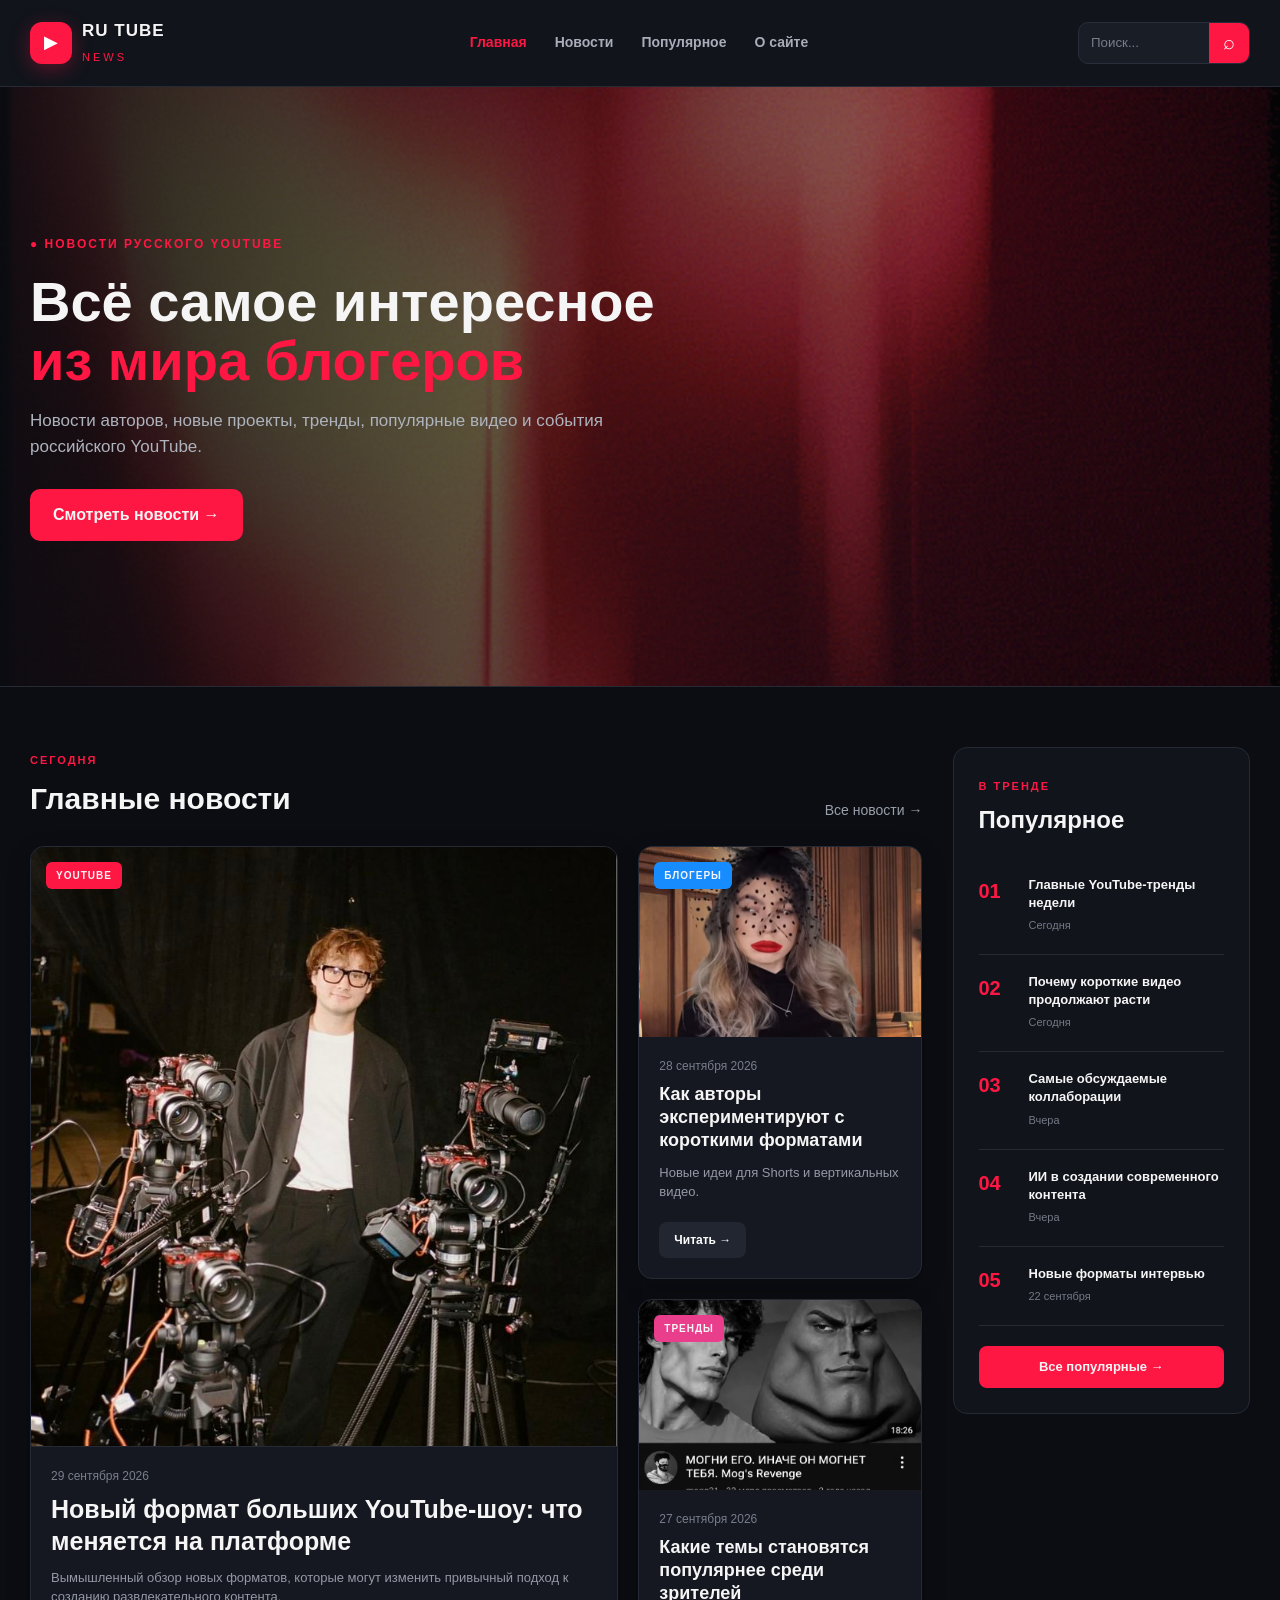
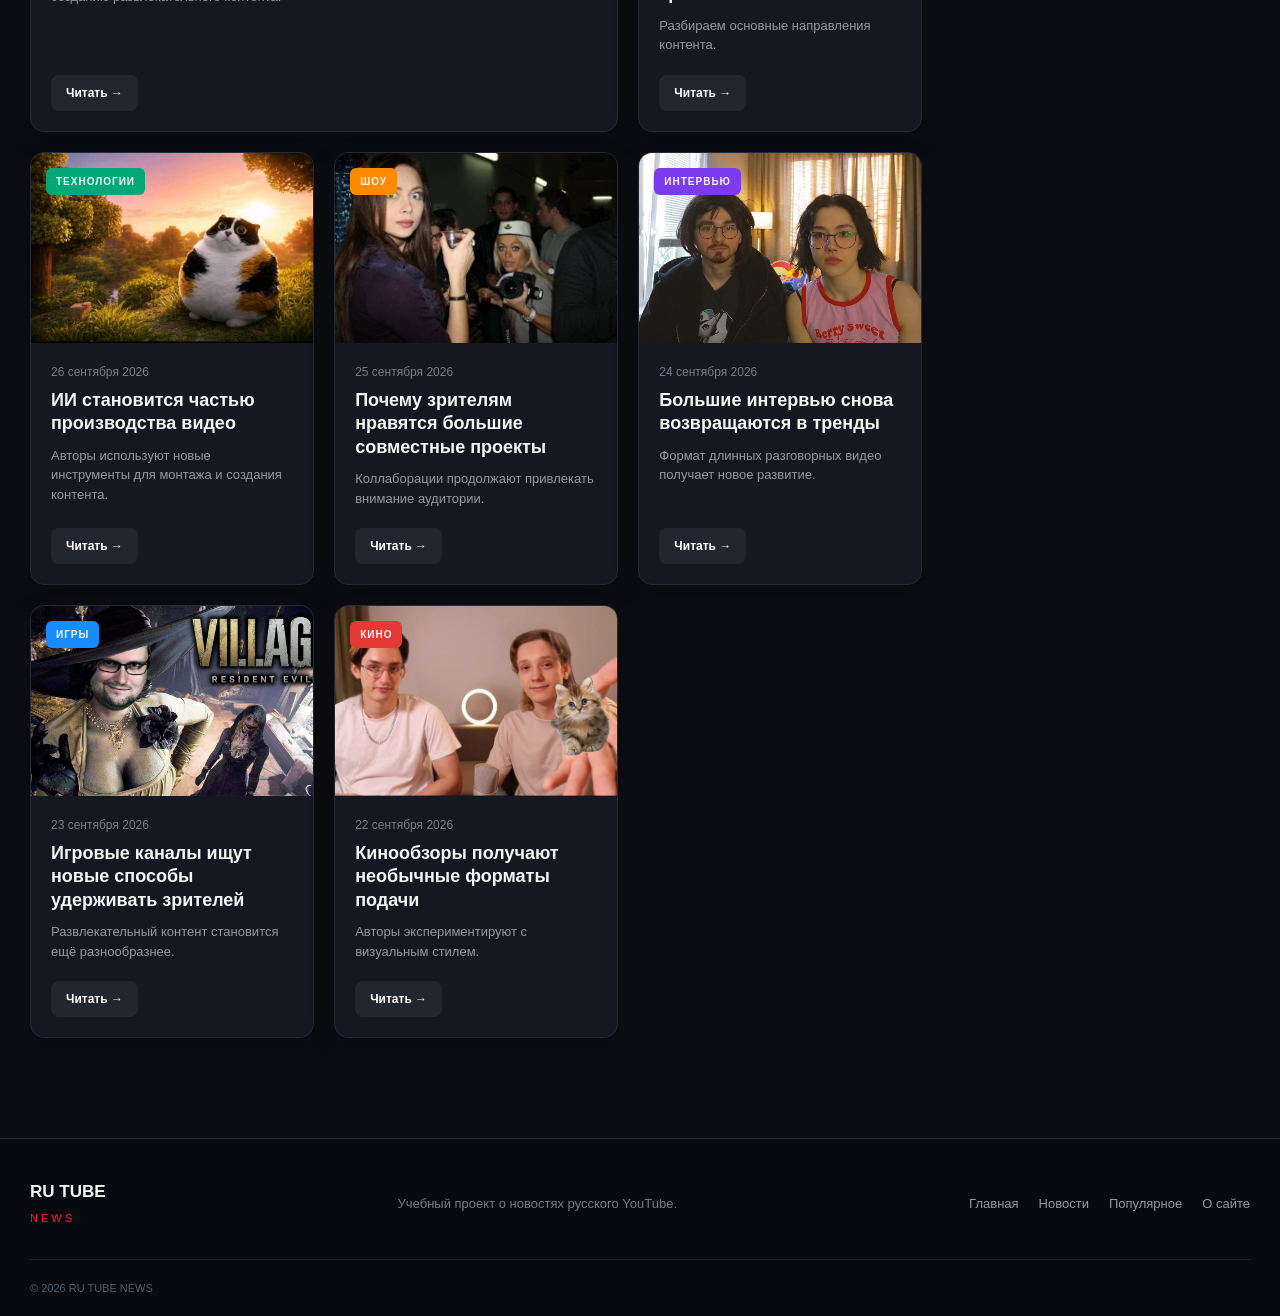
<file: index.html>
<!DOCTYPE html>
<html lang="ru">
<head>
    <meta charset="UTF-8">
    <meta name="viewport" content="width=device-width, initial-scale=1.0">

    <title>RU TUBE NEWS — Новости русского YouTube</title>

    <link rel="stylesheet" href="style.css">
</head>

<body>

<!-- ================= HEADER ================= -->

<header class="header">

    <div class="header-inner">

        <a href="index.html" class="logo">
            <span class="logo-icon">▶</span>
            <span>
                <strong>RU TUBE</strong>
                <small>NEWS</small>
            </span>
        </a>

        <nav class="menu">
            <a href="index.html" class="active">Главная</a>
            <a href="news.html">Новости</a>
            <a href="popular.html">Популярное</a>
            <a href="about.html">О сайте</a>
        </nav>

        <div class="search">
            <input type="text" id="searchInput" placeholder="Поиск...">
            <button onclick="searchNews()">⌕</button>
        </div>

    </div>

</header>


<!-- ================= HERO ================= -->

<section class="hero">

    <div class="hero-content">

        <span class="hero-label">● НОВОСТИ РУССКОГО YOUTUBE</span>

        <h1>
            Всё самое интересное
            <span>из мира блогеров</span>
        </h1>

        <p>
            Новости авторов, новые проекты, тренды,
            популярные видео и события российского YouTube.
        </p>

        <a href="news.html" class="hero-button">
            Смотреть новости →
        </a>

    </div>

</section>


<!-- ================= MAIN ================= -->

<main class="container">

    <div class="content">

        <!-- ===== NEWS ===== -->

        <section>

            <div class="section-title">

                <div>
                    <span class="section-label">СЕГОДНЯ</span>
                    <h2>Главные новости</h2>
                </div>

                <a href="news.html" class="all-news">
                    Все новости →
                </a>

            </div>


            <div class="news-grid">


                <!-- MAIN NEWS -->

                <article class="news-card main-news">

                    <div class="news-image">

                        <img src="img/main.jpg" alt="Новость">

                        <span class="category">YOUTUBE</span>

                    </div>

                    <div class="news-info">

                        <span class="date">29 сентября 2026</span>

                        <h3>
                            Новый формат больших YouTube-шоу:
                            что меняется на платформе
                        </h3>

                        <p>
                            Вымышленный обзор новых форматов,
                            которые могут изменить привычный
                            подход к созданию развлекательного контента.
                        </p>

                        <a href="news.html" class="read-button">
                            Читать →
                        </a>

                    </div>

                </article>


                <!-- NEWS 2 -->

                <article class="news-card">

                    <div class="news-image">

                        <img src="img/news1.jpg" alt="Новость">

                        <span class="category blue">
                            БЛОГЕРЫ
                        </span>

                    </div>

                    <div class="news-info">

                        <span class="date">28 сентября 2026</span>

                        <h3>
                            Как авторы экспериментируют
                            с короткими форматами
                        </h3>

                        <p>
                            Новые идеи для Shorts и вертикальных видео.
                        </p>

                        <a href="news.html" class="read-button">
                            Читать →
                        </a>

                    </div>

                </article>


                <!-- NEWS 3 -->

                <article class="news-card">

                    <div class="news-image">

                        <img src="img/news2.jpg" alt="Новость">

                        <span class="category pink">
                            ТРЕНДЫ
                        </span>

                    </div>

                    <div class="news-info">

                        <span class="date">27 сентября 2026</span>

                        <h3>
                            Какие темы становятся популярнее
                            среди зрителей
                        </h3>

                        <p>
                            Разбираем основные направления контента.
                        </p>

                        <a href="news.html" class="read-button">
                            Читать →
                        </a>

                    </div>

                </article>


                <!-- NEWS 4 -->

                <article class="news-card">

                    <div class="news-image">

                        <img src="img/news31.jpg" alt="Новость">

                        <span class="category green">
                            ТЕХНОЛОГИИ
                        </span>

                    </div>

                    <div class="news-info">

                        <span class="date">26 сентября 2026</span>

                        <h3>
                            ИИ становится частью
                            производства видео
                        </h3>

                        <p>
                            Авторы используют новые инструменты
                            для монтажа и создания контента.
                        </p>

                        <a href="news.html" class="read-button">
                            Читать →
                        </a>

                    </div>

                </article>


                <!-- NEWS 5 -->

                <article class="news-card">

                    <div class="news-image">

                        <img src="img/news41.jpg" alt="Новость">

                        <span class="category orange">
                            ШОУ
                        </span>

                    </div>

                    <div class="news-info">

                        <span class="date">25 сентября 2026</span>

                        <h3>
                            Почему зрителям нравятся
                            большие совместные проекты
                        </h3>

                        <p>
                            Коллаборации продолжают привлекать
                            внимание аудитории.
                        </p>

                        <a href="news.html" class="read-button">
                            Читать →
                        </a>

                    </div>

                </article>


                <!-- NEWS 6 -->

                <article class="news-card">

                    <div class="news-image">

                        <img src="img/news5.jpg" alt="Новость">

                        <span class="category purple">
                            ИНТЕРВЬЮ
                        </span>

                    </div>

                    <div class="news-info">

                        <span class="date">24 сентября 2026</span>

                        <h3>
                            Большие интервью снова
                            возвращаются в тренды
                        </h3>

                        <p>
                            Формат длинных разговорных видео
                            получает новое развитие.
                        </p>

                        <a href="news.html" class="read-button">
                            Читать →
                        </a>

                    </div>

                </article>


                <!-- NEWS 7 -->

                <article class="news-card">

                    <div class="news-image">

                        <img src="img/news6.jpg" alt="Новость">

                        <span class="category blue">
                            ИГРЫ
                        </span>

                    </div>

                    <div class="news-info">

                        <span class="date">23 сентября 2026</span>

                        <h3>
                            Игровые каналы ищут новые
                            способы удерживать зрителей
                        </h3>

                        <p>
                            Развлекательный контент становится
                            ещё разнообразнее.
                        </p>

                        <a href="news.html" class="read-button">
                            Читать →
                        </a>

                    </div>

                </article>


                <!-- NEWS 8 -->

                <article class="news-card">

                    <div class="news-image">

                        <img src="img/news7.jpg" alt="Новость">

                        <span class="category red">
                            КИНО
                        </span>

                    </div>

                    <div class="news-info">

                        <span class="date">22 сентября 2026</span>

                        <h3>
                            Кинообзоры получают необычные
                            форматы подачи
                        </h3>

                        <p>
                            Авторы экспериментируют с визуальным стилем.
                        </p>

                        <a href="news.html" class="read-button">
                            Читать →
                        </a>

                    </div>

                </article>

            </div>

        </section>


        <!-- ================= SIDEBAR ================= -->

        <aside class="sidebar">

            <div class="sidebar-title">

                <span class="section-label">
                    В ТРЕНДЕ
                </span>

                <h2>Популярное</h2>

            </div>


            <div class="popular-list">

                <a href="popular.html" class="popular-item">

                    <span class="number">01</span>

                    <div>
                        <h3>
                            Главные YouTube-тренды недели
                        </h3>
                        <small>Сегодня</small>
                    </div>

                </a>


                <a href="popular.html" class="popular-item">

                    <span class="number">02</span>

                    <div>
                        <h3>
                            Почему короткие видео
                            продолжают расти
                        </h3>
                        <small>Сегодня</small>
                    </div>

                </a>


                <a href="popular.html" class="popular-item">

                    <span class="number">03</span>

                    <div>
                        <h3>
                            Самые обсуждаемые
                            коллаборации
                        </h3>
                        <small>Вчера</small>
                    </div>

                </a>


                <a href="popular.html" class="popular-item">

                    <span class="number">04</span>

                    <div>
                        <h3>
                            ИИ в создании
                            современного контента
                        </h3>
                        <small>Вчера</small>
                    </div>

                </a>


                <a href="popular.html" class="popular-item">

                    <span class="number">05</span>

                    <div>
                        <h3>
                            Новые форматы
                            интервью
                        </h3>
                        <small>22 сентября</small>
                    </div>

                </a>

            </div>


            <a href="popular.html" class="sidebar-button">
                Все популярные →
            </a>

        </aside>

    </div>

</main>


<!-- ================= FOOTER ================= -->

<footer class="footer">

    <div class="footer-inner">

        <div class="footer-logo">
            <strong>RU TUBE</strong>
            <span>NEWS</span>
        </div>

        <p>
            Учебный проект о новостях русского YouTube.
        </p>

        <div class="footer-links">
            <a href="index.html">Главная</a>
            <a href="news.html">Новости</a>
            <a href="popular.html">Популярное</a>
            <a href="about.html">О сайте</a>
        </div>

    </div>

    <div class="copyright">
        © 2026 RU TUBE NEWS
    </div>

</footer>


<script>

function searchNews() {

    let input = document.getElementById("searchInput").value;

    if (input.trim() === "") {

        alert("Введите название новости");

    } else {

        window.location.href = "news.html";

    }

}

</script>

</body>
</html>
</file>
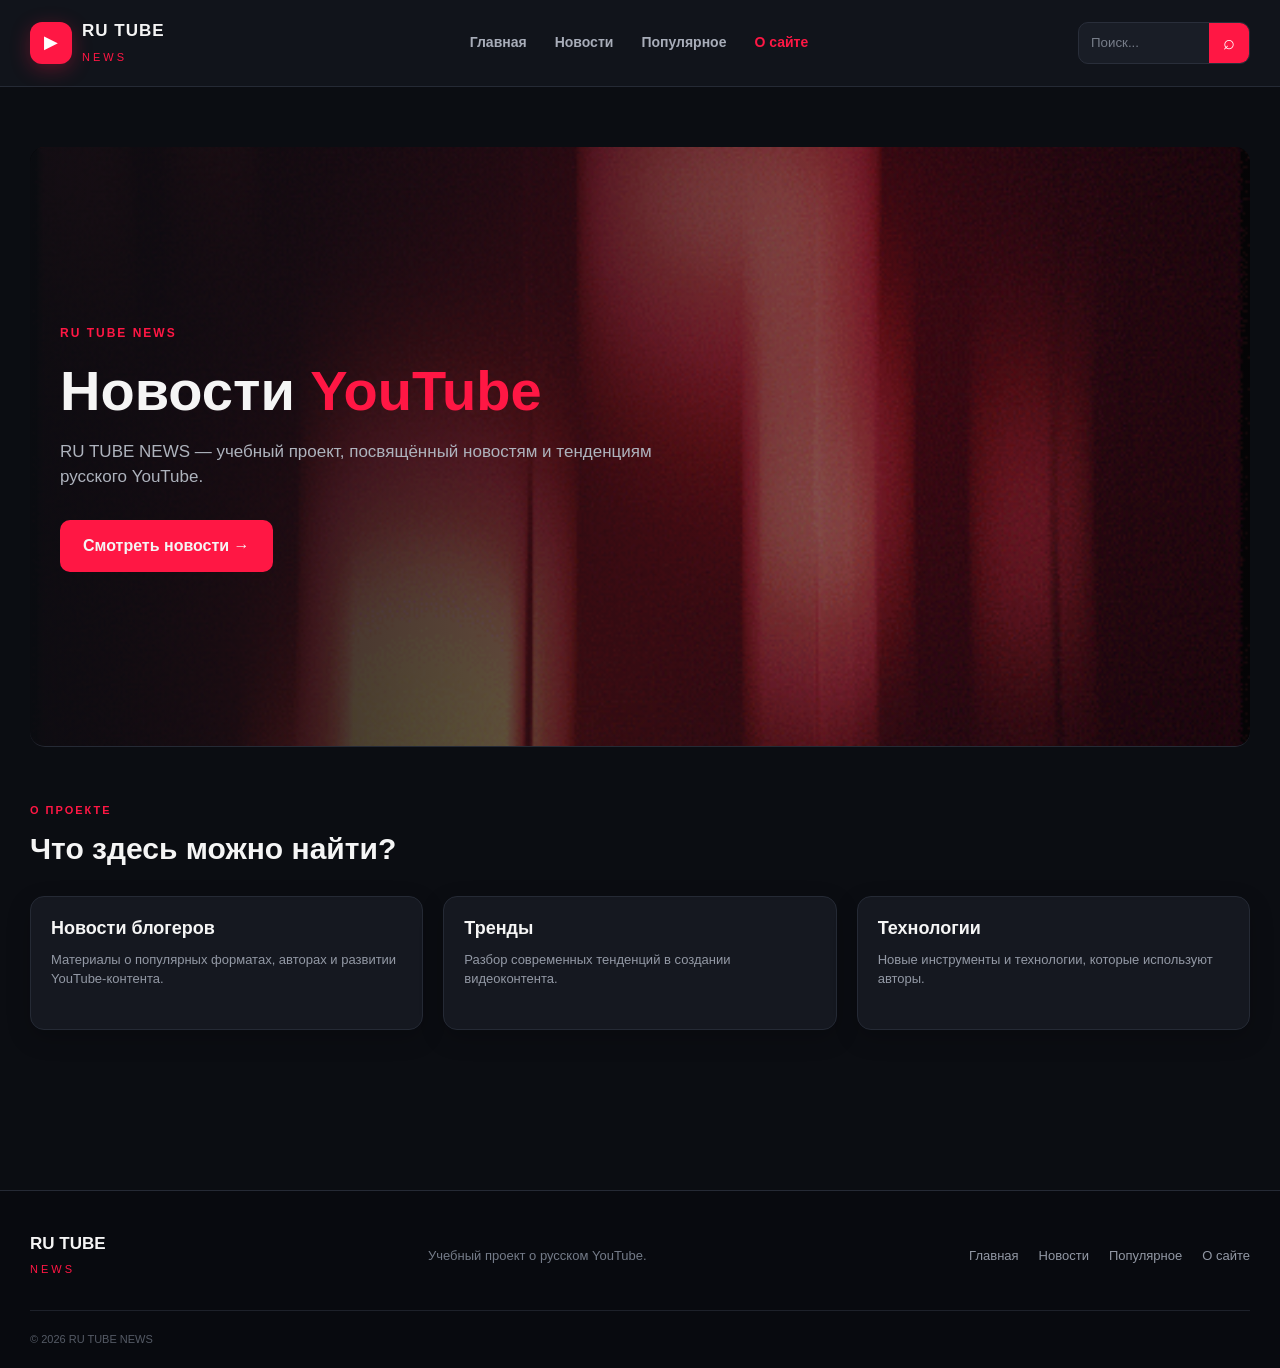
<file: about.html>
<!DOCTYPE html>
<html lang="ru">

<head>

    <meta charset="UTF-8">
    
  <meta name="viewport" content="width=device-width, initial-scale=1.0">

    <title>О сайте — RU TUBE NEWS</title>
    
     <link rel="stylesheet" href="style.css">

</head>


<body>


<header class="header">

    <div class="header-inner">


        <a href="index.html" class="logo">

            <span class="logo-icon">
                ▶
            </span>

            <span>

                <strong>
                    RU TUBE
                </strong>

                <small>
                    NEWS
                </small>

            </span>

        </a>


        <nav class="menu">

            <a href="index.html">
                Главная
            </a>

            <a href="news.html">
                Новости
            </a>

            <a href="popular.html">
                Популярное
            </a>

            <a href="about.html"
               class="active">

                О сайте

            </a>

        </nav>


        <div class="search">

            <input
                type="text"
                placeholder="Поиск...">

            <button onclick="alert('Функция поиска')">
                ⌕
            </button>

        </div>


    </div>

</header>



<main class="container">


    <section class="hero"
             style="border-radius: 15px;">

        <div class="hero-content">

            <span class="hero-label">
                RU TUBE NEWS
            </span>


            <h1>

                Новости
                <span>YouTube</span>

            </h1>


            <p>

                RU TUBE NEWS — учебный проект,
                посвящённый новостям и тенденциям
                русского YouTube.

            </p>


            <a href="news.html"
               class="hero-button">

                Смотреть новости →

            </a>

        </div>

    </section>



    <section style="margin-top: 50px;">


        <div class="section-title">

            <div>

                <span class="section-label">
                    О ПРОЕКТЕ
                </span>

                <h2>
                    Что здесь можно найти?
                </h2>

            </div>

        </div>


        <div class="news-grid">


            <article class="news-card">

                <div class="news-info">


                    <h3>
                        Новости блогеров
                    </h3>

                    <p>
                        Материалы о популярных форматах,
                        авторах и развитии YouTube-контента.
                    </p>

                </div>

            </article>


            <article class="news-card">

                <div class="news-info">

                    

                    <h3>
                        Тренды
                    </h3>

                    <p>
                        Разбор современных тенденций
                        в создании видеоконтента.
                    </p>

                </div>

            </article>


            <article class="news-card">

                <div class="news-info">

                    

                    <h3>
                        Технологии
                    </h3>

                    <p>
                        Новые инструменты и технологии,
                        которые используют авторы.
                    </p>

                </div>

            </article>


        </div>

    </section>


</main>



<footer class="footer">

    <div class="footer-inner">

        <div class="footer-logo">

            <strong>
                RU TUBE
            </strong>

            <span>
                NEWS
            </span>

        </div>


        <p>
            Учебный проект о русском YouTube.
        </p>


        <div class="footer-links">

            <a href="index.html">
                Главная
            </a>

            <a href="news.html">
                Новости
            </a>

            <a href="popular.html">
                Популярное
            </a>

            <a href="about.html">
                О сайте
            </a>

        </div>

    </div>


    <div class="copyright">
        © 2026 RU TUBE NEWS
    </div>

</footer>


</body>
</html>
</file>
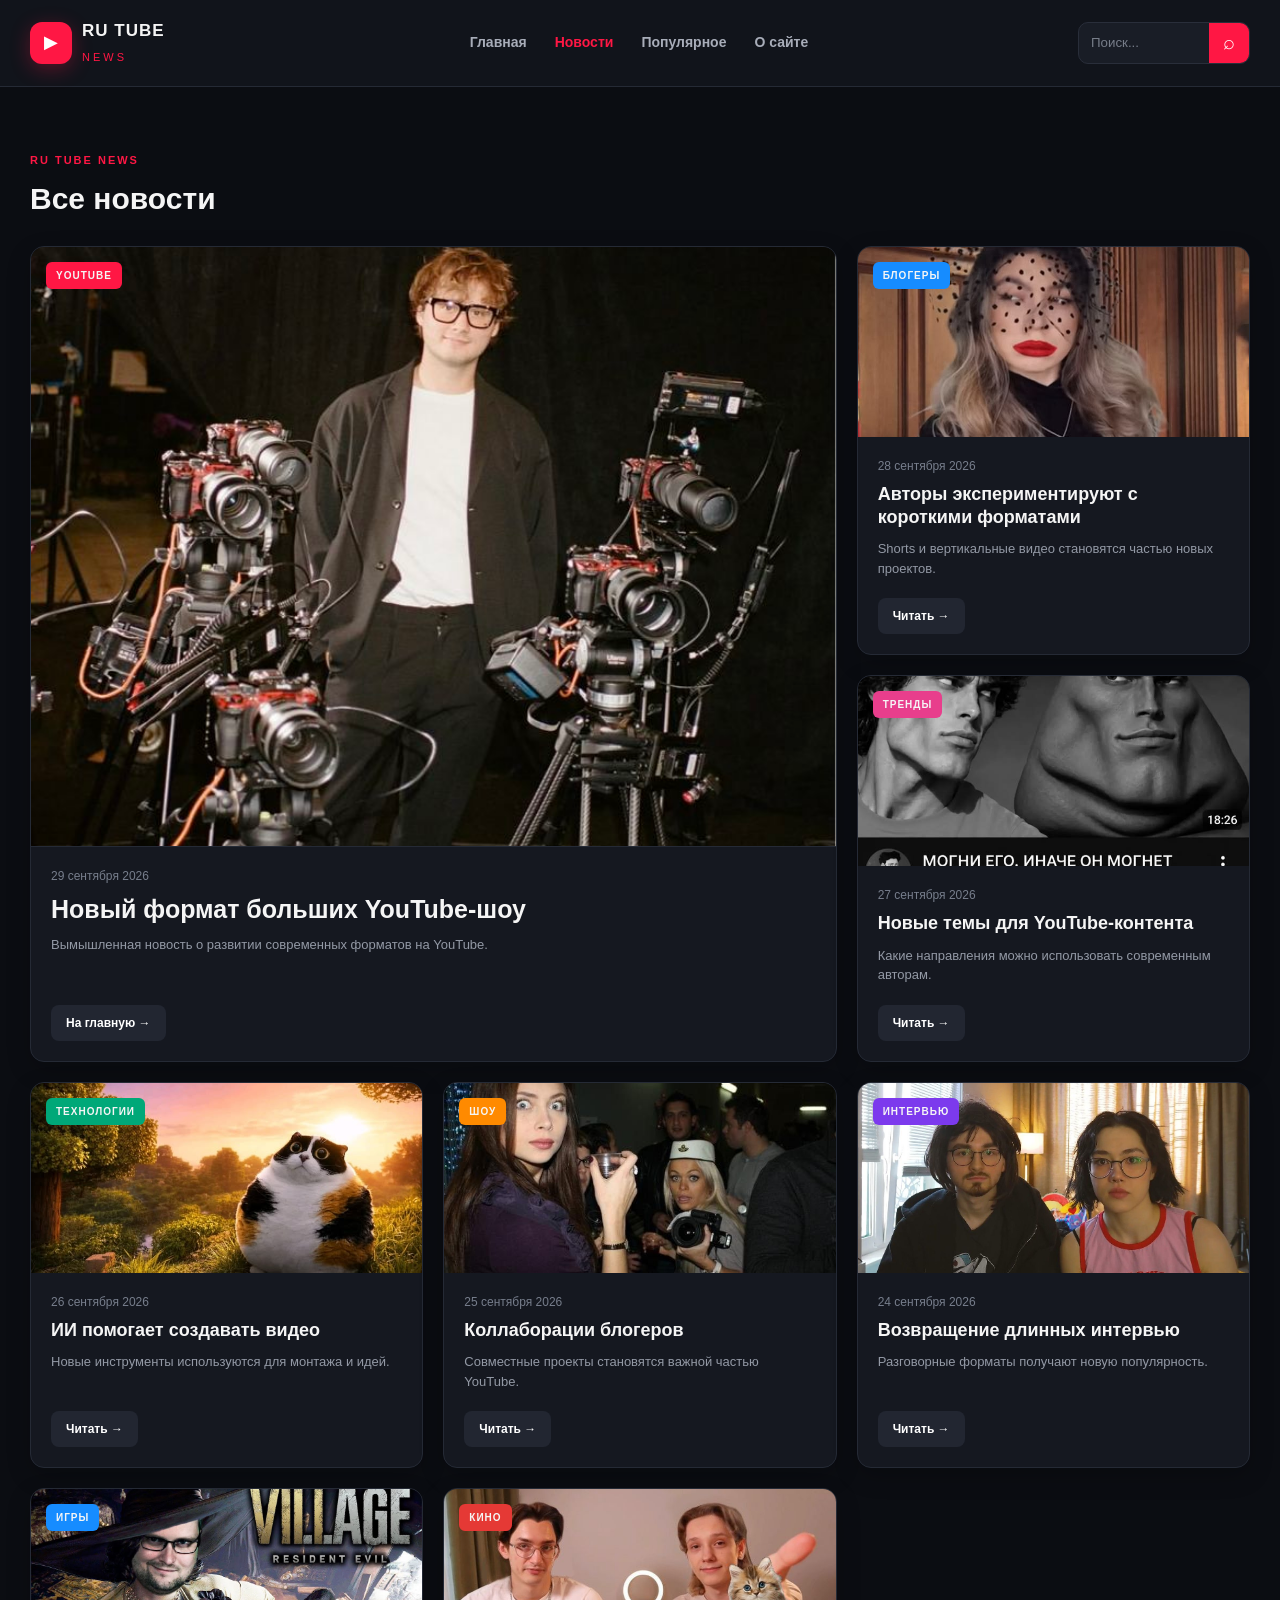
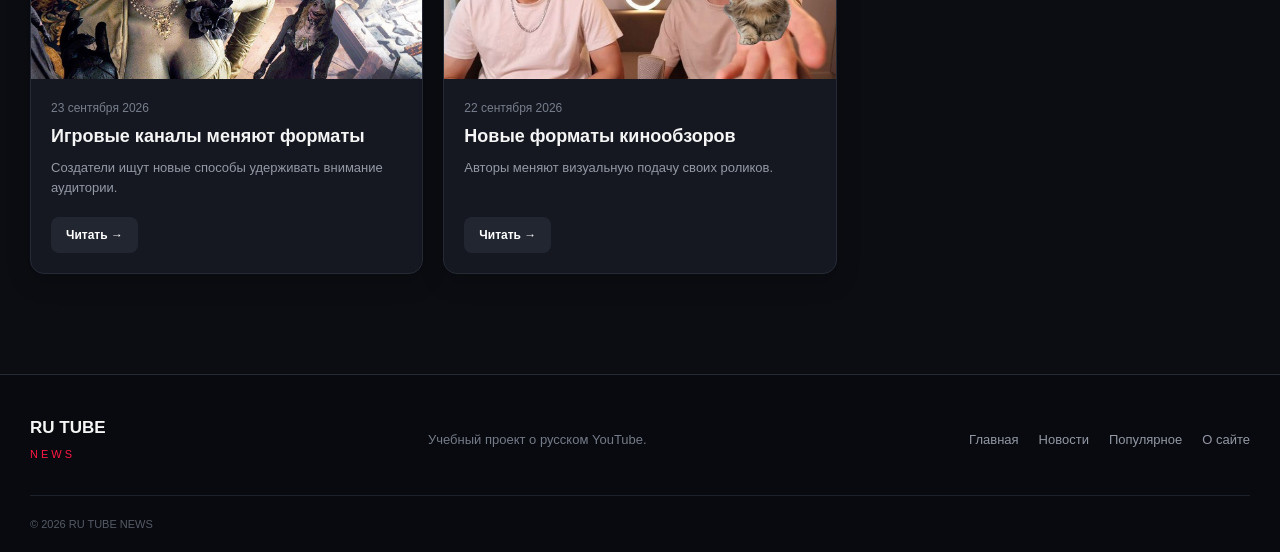
<file: news.html>
<!DOCTYPE html>
<html lang="ru">
<head>
    <meta charset="UTF-8">
    <meta name="viewport" content="width=device-width, initial-scale=1.0"
  <meta name="viewport" content="width=device-width, initial-scale=1.0">
    <title>Новости — RU TUBE NEW</title>
     <link rel="stylesheet" href="style.css">
    
</head>

<body>


<header class="header">

    <div class="header-inner">

        <a href="index.html" class="logo">

            <span class="logo-icon">▶</span>

            <span>
                <strong>RU TUBE</strong>
                <small>NEWS</small>
            </span>

        </a>


        <nav class="menu">

            <a href="index.html">Главная</a>

            <a href="news.html" class="active">
                Новости
            </a>

            <a href="popular.html">
                Популярное
            </a>

            <a href="about.html">
                О сайте
            </a>

        </nav>


        <div class="search">

            <input
                type="text"
                placeholder="Поиск..."
                id="searchInput">

            <button onclick="searchNews()">
                ⌕
            </button>

        </div>

    </div>

</header>


<main class="container">

    <div class="section-title">

        <div>

            <span class="section-label">
                RU TUBE NEWS
            </span>

            <h2>
                Все новости
            </h2>

        </div>

    </div>


    <div class="news-grid">


        <!-- 1 -->

        <article class="news-card main-news">

            <div class="news-image">
                <img src="img/main.jpg" alt="Новость">
                
                <span class="category">
                    YOUTUBE
                </span>

            </div>

            <div class="news-info">

                <span class="date">
                    29 сентября 2026
                </span>

                <h3>
                    Новый формат больших YouTube-шоу
                </h3>

                <p>
                    Вымышленная новость о развитии
                    современных форматов на YouTube.
                </p>

                <a href="index.html" class="read-button">
                    На главную →
                </a>

            </div>

        </article>


        <!-- 2 -->

        <article class="news-card">

            <div class="news-image">

                <img src="img/news1.jpg" alt="Новость">

                <span class="category blue">
                    БЛОГЕРЫ
                </span>

            </div>

            <div class="news-info">

                <span class="date">
                    28 сентября 2026
                </span>

                <h3>
                    Авторы экспериментируют
                    с короткими форматами
                </h3>

                <p>
                    Shorts и вертикальные видео
                    становятся частью новых проектов.
                </p>

                <a href="popular.html" class="read-button">
                    Читать →
                </a>

            </div>

        </article>


        <!-- 3 -->

        <article class="news-card">

            <div class="news-image">

                <img src="img/news2.jpg" alt="Новость">

                <span class="category pink">
                    ТРЕНДЫ
                </span>

            </div>

            <div class="news-info">

                <span class="date">
                    27 сентября 2026
                </span>

                <h3>
                    Новые темы для YouTube-контента
                </h3>

                <p>
                    Какие направления можно использовать
                    современным авторам.
                </p>

                <a href="popular.html" class="read-button">
                    Читать →
                </a>

            </div>

        </article>


        <!-- 4 -->

        <article class="news-card">

            <div class="news-image">

                <img src="img/news31.jpg" 
                    alt="Новость">

                <span class="category green">
                    ТЕХНОЛОГИИ
                </span>

            </div>

            <div class="news-info">

                <span class="date">
                    26 сентября 2026
                </span>

                <h3>
                    ИИ помогает создавать видео
                </h3>

                <p>
                    Новые инструменты используются
                    для монтажа и идей.
                </p>

                <a href="popular.html" class="read-button">
                    Читать →
                </a>

            </div>

        </article>


        <!-- 5 -->

        <article class="news-card">

            <div class="news-image">

                <img src="img/news41.jpg" alt="Новость">

                <span class="category orange">
                    ШОУ
                </span>

            </div>

            <div class="news-info">

                <span class="date">
                    25 сентября 2026
                </span>

                <h3>
                    Коллаборации блогеров
                </h3>

                <p>
                    Совместные проекты становятся
                    важной частью YouTube.
                </p>

                <a href="popular.html" class="read-button">
                    Читать →
                </a>

            </div>

        </article>


        <!-- 6 -->

        <article class="news-card">

            <div class="news-image">

                <img src="img/news5.jpg" alt="Новость">

                <span class="category purple">
                    ИНТЕРВЬЮ
                </span>

            </div>

            <div class="news-info">

                <span class="date">
                    24 сентября 2026
                </span>

                <h3>
                    Возвращение длинных интервью
                </h3>

                <p>
                    Разговорные форматы получают
                    новую популярность.
                </p>

                <a href="popular.html" class="read-button">
                    Читать →
                </a>

            </div>

        </article>


        <!-- 7 -->

        <article class="news-card">

            <div class="news-image">

                <img src="img/news6.jpg" alt="Новость">

                <span class="category blue">
                    ИГРЫ
                </span>

            </div>

            <div class="news-info">

                <span class="date">
                    23 сентября 2026
                </span>

                <h3>
                    Игровые каналы меняют форматы
                </h3>

                <p>
                    Создатели ищут новые способы
                    удерживать внимание аудитории.
                </p>

                <a href="popular.html" class="read-button">
                    Читать →
                </a>

            </div>

        </article>


        <!-- 8 -->

        <article class="news-card">

            <div class="news-image">

                <img src="img/news7.jpg" alt="Новость">

                <span class="category red">
                    КИНО
                </span>

            </div>

            <div class="news-info">

                <span class="date">
                    22 сентября 2026
                </span>

                <h3>
                    Новые форматы кинообзоров
                </h3>

                <p>
                    Авторы меняют визуальную подачу
                    своих роликов.
                </p>

                <a href="popular.html" class="read-button">
                    Читать →
                </a>

            </div>

        </article>

    </div>

</main>


<footer class="footer">

    <div class="footer-inner">

        <div class="footer-logo">

            <strong>RU TUBE</strong>

            <span>NEWS</span>

        </div>

        <p>
            Учебный проект о русском YouTube.
        </p>

        <div class="footer-links">

            <a href="index.html">Главная</a>

            <a href="news.html">Новости</a>

            <a href="popular.html">Популярное</a>

            <a href="about.html">О сайте</a>

        </div>

    </div>

    <div class="copyright">
        © 2026 RU TUBE NEWS
    </div>

</footer>


<script>

function searchNews() {

    let input =
        document.getElementById("searchInput").value;

    if (input.trim() === "") {

        alert("Введите запрос");

    } else {

        alert(
            "Поиск по запросу: " + input
        );

    }

}

</script>

</body>
</html>
</file>
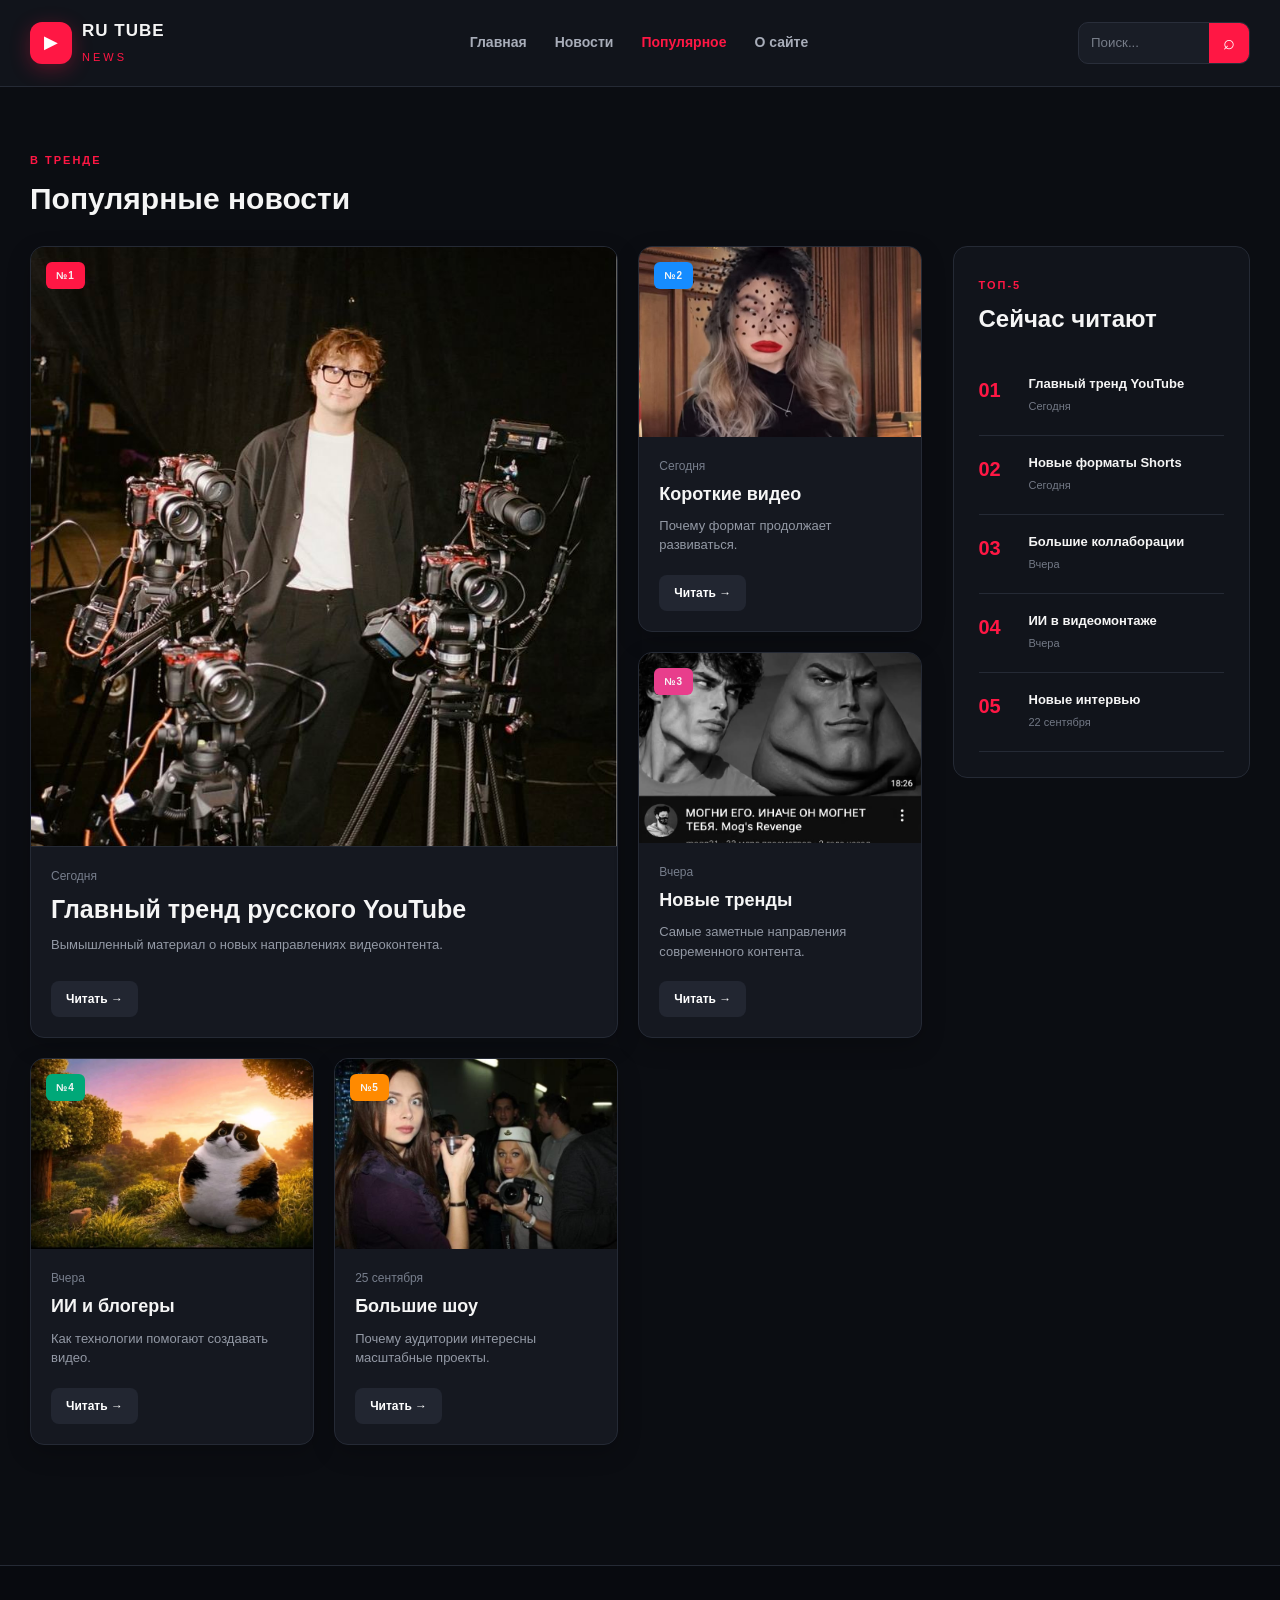
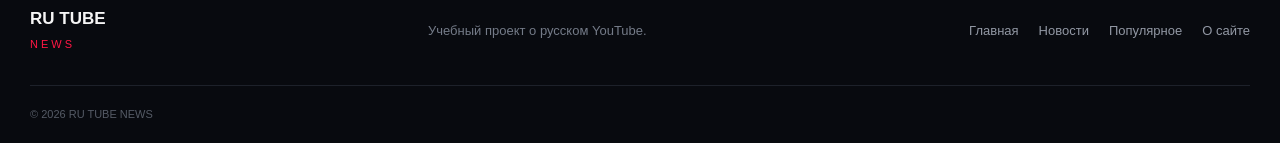
<file: popular.html>
<!DOCTYPE html>
<html lang="ru">

<head>

    <meta charset="UTF-8">
  <meta name="viewport" content="width=device-width, initial-scale=1.0">
    <title>Популярное — RU TUBE NEWS</title>
     <link rel="stylesheet" href="style.css">


</head>


<body>


<header class="header">

    <div class="header-inner">


        <a href="index.html" class="logo">

            <span class="logo-icon">
                ▶
            </span>

            <span>

                <strong>
                    RU TUBE
                </strong>

                <small>
                    NEWS
                </small>

            </span>

        </a>


        <nav class="menu">

            <a href="index.html">
                Главная
            </a>

            <a href="news.html">
                Новости
            </a>

            <a href="popular.html"
               class="active">
                Популярное
            </a>

            <a href="about.html">
                О сайте
            </a>

        </nav>


        <div class="search">

            <input
                type="text"
                placeholder="Поиск...">

            <button onclick="alert('Введите запрос в поиске')">
                ⌕
            </button>

        </div>


    </div>

</header>



<main class="container">


    <div class="section-title">

        <div>

            <span class="section-label">
                В ТРЕНДЕ
            </span>

            <h2>
                Популярные новости
            </h2>

        </div>

    </div>



    <div class="content">


        <section>

            <div class="news-grid">


                <article class="news-card main-news">

                    <div class="news-image">

                        <img src="img/main.jpg" alt="Новость">

                        <span class="category">
                            №1
                        </span>

                    </div>

                    <div class="news-info">

                        <span class="date">
                            Сегодня
                        </span>

                        <h3>
                            Главный тренд русского YouTube
                        </h3>

                        <p>
                            Вымышленный материал о новых
                            направлениях видеоконтента.
                        </p>

                        <a href="news.html"
                           class="read-button">

                            Читать →

                        </a>

                    </div>

                </article>


                <article class="news-card">

                    <div class="news-image">

                        <img src="img/news1.jpg" alt="Новость">

                        <span class="category blue">
                            №2
                        </span>

                    </div>

                    <div class="news-info">

                        <span class="date">
                            Сегодня
                        </span>

                        <h3>
                            Короткие видео
                        </h3>

                        <p>
                            Почему формат продолжает
                            развиваться.
                        </p>

                        <a href="news.html"
                           class="read-button">

                            Читать →

                        </a>

                    </div>

                </article>


                <article class="news-card">

                    <div class="news-image">

                        <img src="img/news2.jpg" alt="Новость">

                        <span class="category pink">
                            №3
                        </span>

                    </div>

                    <div class="news-info">

                        <span class="date">
                            Вчера
                        </span>

                        <h3>
                            Новые тренды
                        </h3>

                        <p>
                            Самые заметные направления
                            современного контента.
                        </p>

                        <a href="news.html"
                           class="read-button">

                            Читать →

                        </a>

                    </div>

                </article>


                <article class="news-card">

                    <div class="news-image">

                        <img src="img/news31.jpg" alt="Новость">

                        <span class="category green">
                            №4
                        </span>

                    </div>

                    <div class="news-info">

                        <span class="date">
                            Вчера
                        </span>

                        <h3>
                            ИИ и блогеры
                        </h3>

                        <p>
                            Как технологии помогают
                            создавать видео.
                        </p>

                        <a href="news.html"
                           class="read-button">

                            Читать →

                        </a>

                    </div>

                </article>


                <article class="news-card">

                    <div class="news-image">

                        <img src="img/news41.jpg" alt="Новость">

                        <span class="category orange">
                            №5
                        </span>

                    </div>

                    <div class="news-info">

                        <span class="date">
                            25 сентября
                        </span>

                        <h3>
                            Большие шоу
                        </h3>

                        <p>
                            Почему аудитории интересны
                            масштабные проекты.
                        </p>

                        <a href="news.html"
                           class="read-button">

                            Читать →

                        </a>

                    </div>

                </article>


            </div>

        </section>


        <aside class="sidebar">

            <div class="sidebar-title">

                <span class="section-label">
                    ТОП-5
                </span>

                <h2>
                    Сейчас читают
                </h2>

            </div>


            <div class="popular-list">

                <a href="news.html"
                   class="popular-item">

                    <span class="number">
                        01
                    </span>

                    <div>

                        <h3>
                            Главный тренд YouTube
                        </h3>

                        <small>
                            Сегодня
                        </small>

                    </div>

                </a>


                <a href="news.html"
                   class="popular-item">

                    <span class="number">
                        02
                    </span>

                    <div>

                        <h3>
                            Новые форматы Shorts
                        </h3>

                        <small>
                            Сегодня
                        </small>

                    </div>

                </a>


                <a href="news.html"
                   class="popular-item">

                    <span class="number">
                        03
                    </span>

                    <div>

                        <h3>
                            Большие коллаборации
                        </h3>

                        <small>
                            Вчера
                        </small>

                    </div>

                </a>


                <a href="news.html"
                   class="popular-item">

                    <span class="number">
                        04
                    </span>

                    <div>

                        <h3>
                            ИИ в видеомонтаже
                        </h3>

                        <small>
                            Вчера
                        </small>

                    </div>

                </a>


                <a href="news.html"
                   class="popular-item">

                    <span class="number">
                        05
                    </span>

                    <div>

                        <h3>
                            Новые интервью
                        </h3>

                        <small>
                            22 сентября
                        </small>

                    </div>

                </a>

            </div>

        </aside>

    </div>

</main>



<footer class="footer">

    <div class="footer-inner">

        <div class="footer-logo">

            <strong>
                RU TUBE
            </strong>

            <span>
                NEWS
            </span>

        </div>


        <p>
            Учебный проект о русском YouTube.
        </p>


        <div class="footer-links">

            <a href="index.html">
                Главная
            </a>

            <a href="news.html">
                Новости
            </a>

            <a href="popular.html">
                Популярное
            </a>

            <a href="about.html">
                О сайте
            </a>

        </div>

    </div>


    <div class="copyright">
        © 2026 RU TUBE NEWS
    </div>

</footer>


</body>
</html>
</file>
<file: style.css>
/* =========================================
   ОСНОВНЫЕ НАСТРОЙКИ
========================================= */

* {
    margin: 0;
    padding: 0;
    box-sizing: border-box;
}

html {
    scroll-behavior: smooth;
}

body {
    font-family: Arial, Helvetica, sans-serif;
    background: #0b0d12;
    color: #f5f5f5;
    line-height: 1.5;
}

a {
    text-decoration: none;
    color: inherit;
}

img {
    width: 100%;
    display: block;
}


/* =========================================
   HEADER
========================================= */

.header {
    width: 100%;
    background: #11141b;
    border-bottom: 1px solid #252a35;
    position: sticky;
    top: 0;
    z-index: 1000;
}

.header-inner {
    max-width: 1400px;
    margin: auto;
    padding: 18px 30px;

    display: flex;
    align-items: center;
    justify-content: space-between;
    gap: 30px;
}


/* LOGO */

.logo {
    display: flex;
    align-items: center;
    gap: 10px;

    min-width: 170px;
}

.logo-icon {
    width: 42px;
    height: 42px;

    display: flex;
    align-items: center;
    justify-content: center;

    background: #ff1744;
    color: white;

    border-radius: 12px;

    font-size: 18px;

    box-shadow: 0 5px 20px rgba(255, 23, 68, 0.3);
}

.logo strong {
    display: block;
    font-size: 17px;
    letter-spacing: 1px;
}

.logo small {
    color: #ff1744;
    font-size: 11px;
    letter-spacing: 3px;
}


/* MENU */

.menu {
    display: flex;
    align-items: center;
    gap: 28px;
}

.menu a {
    color: #a8adb9;
    font-size: 14px;
    font-weight: 600;

    transition: 0.3s;
}

.menu a:hover,
.menu a.active {
    color: white;
}

.menu a.active {
    color: #ff1744;
}


/* SEARCH */

.search {
    display: flex;
    align-items: center;

    background: #191d26;
    border: 1px solid #292e3a;

    border-radius: 10px;

    overflow: hidden;
}

.search input {
    width: 130px;

    padding: 10px 12px;

    background: transparent;
    border: none;
    outline: none;

    color: white;
}

.search input::placeholder {
    color: #777d89;
}

.search button {
    width: 40px;
    height: 40px;

    border: none;

    background: #ff1744;
    color: white;

    cursor: pointer;

    font-size: 20px;

    transition: 0.3s;
}

.search button:hover {
    background: #e00035;
}


/* =========================================
   HERO
========================================= */

.hero {
    min-height: 430px;

    width: 100%;
    min-height: 600px;

    display: flex;
    align-items: center;

    background:
        linear-gradient(
            90deg,
            rgba(11, 13, 18, 0.9),
            rgba(11, 13, 18, 0.3)
        ),
        url("main52.gif") center / cover no-repeat;

    border-bottom: 1px solid #252a35;

}

.hero-content {
    width: 100%;
    max-width: 1400px;

    margin: auto;
    padding: 70px 30px;
}

.hero-label {
    color: #ff1744;

    font-size: 12px;
    font-weight: bold;

    letter-spacing: 2px;
}

.hero h1 {
    max-width: 700px;

    margin: 18px 0;

    font-size: 56px;
    line-height: 1.05;
}

.hero h1 span {
    color: #ff1744;
}

.hero p {
    max-width: 600px;

    margin-bottom: 30px;

    color: #aeb3bd;
    font-size: 17px;
}

.hero-button {
    display: inline-block;

    padding: 14px 23px;

    background: #ff1744;
    border-radius: 10px;

    font-weight: bold;

    transition: 0.3s;
}

.hero-button:hover {
    background: #e00035;
    transform: translateY(-3px);

    box-shadow: 0 10px 25px rgba(255, 23, 68, 0.25);
}


/* =========================================
   CONTAINER
========================================= */

.container {
    max-width: 1400px;

    margin: auto;
    padding: 60px 30px;
}


/* =========================================
   CONTENT GRID
========================================= */

.content {

    display: grid;

    grid-template-columns: 3fr 1fr;

    gap: 30px;

    align-items: start;
}


/* =========================================
   SECTION TITLE
========================================= */

.section-title {
    display: flex;

    justify-content: space-between;
    align-items: end;

    margin-bottom: 25px;
}

.section-label {
    color: #ff1744;

    font-size: 11px;
    font-weight: bold;

    letter-spacing: 2px;
}

.section-title h2,
.sidebar-title h2 {
    margin-top: 5px;

    font-size: 30px;
}

.all-news {
    color: #999fab;

    font-size: 14px;

    transition: 0.3s;
}

.all-news:hover {
    color: #ff1744;
}


/* =========================================
   NEWS GRID
========================================= */

.news-grid {

    display: grid;

    grid-template-columns: repeat(3, 1fr);

    grid-template-rows: repeat(4, auto);

    gap: 20px;
}


/* =========================================
   NEWS CARD
========================================= */

.news-card {

    background: #151820;

    border: 1px solid #252a35;

    border-radius: 14px;

    overflow: hidden;

    box-shadow: 0 8px 25px rgba(0, 0, 0, 0.2);

    transition: 0.3s;

    display: flex;
    flex-direction: column;
}

.news-card:hover {

    transform: translateY(-5px);

    border-color: #ff1744;

    box-shadow:
        0 15px 35px rgba(0, 0, 0, 0.35),
        0 0 20px rgba(255, 23, 68, 0.08);
}


/* =========================================
   MAIN NEWS
========================================= */

.main-news {

    grid-column: span 2;

    grid-row: span 2;
}


/* =========================================
   IMAGE
========================================= */

.news-image {
    height: 190px;

    position: relative;

    overflow: hidden;
}

.main-news .news-image {
     min-height: 430px;

    width: 100%;
    min-height: 600px;

    display: flex;
    align-items: center;

    background:
        linear-gradient(
            90deg,
            rgba(11, 13, 18, 0.9),
            rgba(11, 13, 18, 0.3)
        ),
        url(main.jpg") center / cover no-repeat;

    border-bottom: 1px solid #252a35;

    height: 280px;
}

.news-image img {

    width: 100%;
    height: 100%;

    object-fit: cover;

    transition: 0.5s;
}

.news-card:hover .news-image img {
    transform: scale(1.05);
}


/* CATEGORY */

.category {

    position: absolute;

    left: 15px;
    top: 15px;

    padding: 6px 10px;

    background: #ff1744;

    border-radius: 6px;

    font-size: 10px;
    font-weight: bold;

    letter-spacing: 1px;
}

.category.blue {
    background: #168cff;
}

.category.pink {
    background: #e83e8c;
}

.category.green {
    background: #00a878;
}

.category.orange {
    background: #ff8a00;
}

.category.purple {
    background: #7c3aed;
}

.category.red {
    background: #e53935;
}


/* =========================================
   NEWS INFO
========================================= */

.news-info {
    padding: 20px;

    display: flex;
    flex-direction: column;

    flex: 1;
}

.date {
    color: #777e8c;

    font-size: 12px;

    margin-bottom: 8px;
}

.news-info h3 {
    font-size: 18px;
    line-height: 1.3;

    margin-bottom: 10px;
}

.main-news .news-info h3 {
    font-size: 25px;
}

.news-info p {
    color: #9399a5;

    font-size: 13px;

    margin-bottom: 20px;
}

.read-button {

    margin-top: auto;

    width: fit-content;

    padding: 9px 15px;

    border-radius: 8px;

    background: #222631;

    color: white;

    font-size: 12px;
    font-weight: bold;

    transition: 0.3s;
}

.read-button:hover {
    background: #ff1744;
}


/* =========================================
   SIDEBAR
========================================= */

.sidebar {

    background: #11141b;

    border: 1px solid #252a35;

    border-radius: 14px;

    padding: 25px;

    position: sticky;
    top: 95px;
}

.sidebar-title {
    margin-bottom: 20px;
}

.sidebar-title h2 {
    font-size: 24px;
}


/* POPULAR */

.popular-list {
    display: flex;

    flex-direction: column;
}

.popular-item {

    display: grid;

    grid-template-columns: 40px 1fr;

    gap: 10px;

    padding: 18px 0;

    border-bottom: 1px solid #252a35;

    transition: 0.3s;
}

.popular-item:hover {
    transform: translateX(5px);
}

.number {

    color: #ff1744;

    font-size: 20px;
    font-weight: bold;
}

.popular-item h3 {
    font-size: 13px;

    line-height: 1.4;
}

.popular-item small {
    color: #737986;

    font-size: 11px;
}

.sidebar-button {

    display: block;

    text-align: center;

    margin-top: 20px;

    padding: 11px;

    background: #ff1744;

    border-radius: 8px;

    font-size: 13px;
    font-weight: bold;

    transition: 0.3s;
}

.sidebar-button:hover {
    background: #e00035;
}


/* =========================================
   FOOTER
========================================= */

.footer {

    margin-top: 40px;

    padding: 40px 30px 20px;

    background: #080a0f;

    border-top: 1px solid #252a35;
}

.footer-inner {

    max-width: 1400px;

    margin: auto;

    display: flex;

    justify-content: space-between;

    align-items: center;

    gap: 30px;
}

.footer-logo strong {
    display: block;

    font-size: 17px;
}

.footer-logo span {
    color: #ff1744;

    font-size: 11px;

    letter-spacing: 3px;
}

.footer p {
    color: #747b88;

    font-size: 13px;
}

.footer-links {
    display: flex;
    gap: 20px;
}

.footer-links a {

    color: #9298a4;

    font-size: 13px;

    transition: 0.3s;
}

.footer-links a:hover {
    color: #ff1744;
}

.copyright {

    max-width: 1400px;

    margin: 30px auto 0;

    padding-top: 20px;

    border-top: 1px solid #1d212a;

    color: #555b66;

    font-size: 11px;
}


/* =========================================
   ADAPTIVE 768px
========================================= */

@media (max-width: 1000px) {

    .header-inner {
        flex-wrap: wrap;
    }

    .menu {
        order: 3;

        width: 100%;

        justify-content: center;
    }

    .content {
        grid-template-columns: 1fr;
    }

    .sidebar {
        position: static;
    }

}


@media (max-width: 768px) {

    .hero h1 {
        font-size: 42px;
    }

    .news-grid {

        grid-template-columns: 1fr 1fr;

        grid-template-rows: auto;
    }

    .main-news {

        grid-column: auto;

        grid-row: auto;
    }

    .main-news .news-image {
        height: 220px;
    }

    .main-news .news-info h3 {
        font-size: 20px;
    }

    .footer-inner {
        flex-direction: column;

        align-items: flex-start;
    }

}


/* =========================================
   ADAPTIVE 480px
========================================= */

@media (max-width: 480px) {

    .header-inner {
        padding: 15px;
    }

    .menu {

        gap: 12px;

        overflow-x: auto;

        justify-content: flex-start;
    }

    .menu a {
        white-space: nowrap;

        font-size: 12px;
    }

    .search {
        width: 100%;
    }

    .search input {
        width: 100%;
    }

    .hero {
        min-height: 400px;
    }

    .hero-content {
        padding: 50px 20px;
    }

    .hero h1 {
        font-size: 34px;
    }

    .hero p {
        font-size: 14px;
    }

    .container {
        padding: 40px 15px;
    }

    .section-title {
        align-items: start;

        flex-direction: column;

        gap: 10px;
    }

    .news-grid {

        grid-template-columns: 1fr;
    }

    .main-news {

        grid-column: auto;

        grid-row: auto;
    }

    .news-image,
    .main-news .news-image {
        height: 210px;
    }

    .footer {
        padding: 35px 15px 20px;
    }

    .footer-links {
        flex-wrap: wrap;
    }

}
</file>
